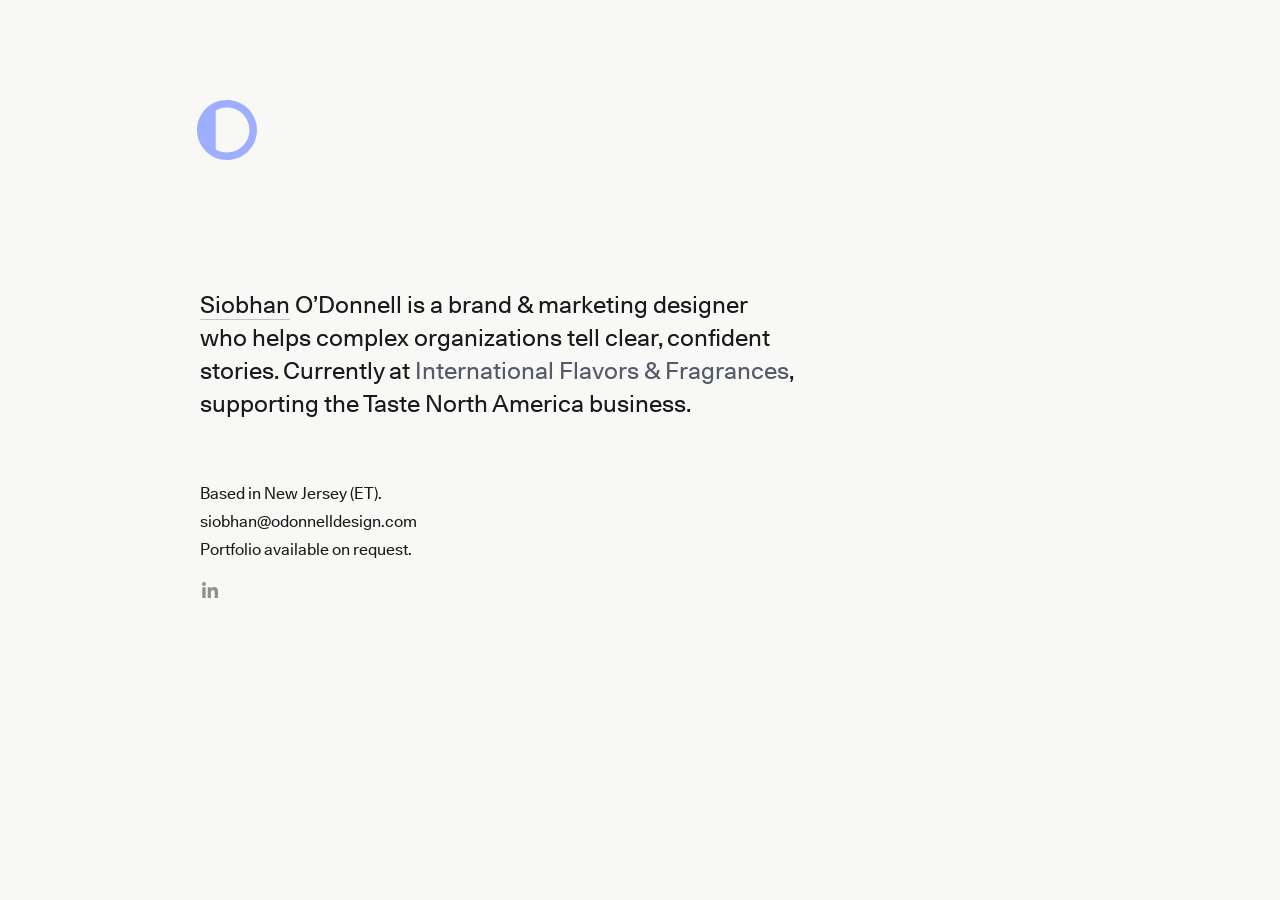
<file: index.html>
<!doctype html>
<html lang="en">
<head>
  <meta charset="utf-8">
  <meta name="viewport" content="width=device-width, initial-scale=1">

  <title>Siobhan O'Donnell | Brand &amp; Marketing Designer</title>
  <meta name="description" content="Siobhan O'Donnell is a brand and marketing designer who helps complex organizations tell clear, confident stories.">
  <meta name="theme-color" content="#f8f8f6">
  <meta name="color-scheme" content="light">

  <link rel="canonical" href="https://odonnelldesign.com/">

  <meta property="og:type" content="website">
  <meta property="og:title" content="Siobhan O'Donnell | Brand &amp; Marketing Designer">
  <meta property="og:description" content="Siobhan O'Donnell is a brand and marketing designer who helps complex organizations tell clear, confident stories.">
  <meta property="og:url" content="https://odonnelldesign.com/">
  <meta property="og:site_name" content="Siobhan O'Donnell">

  <meta name="twitter:card" content="summary">
  <meta name="twitter:title" content="Siobhan O'Donnell | Brand &amp; Marketing Designer">
  <meta name="twitter:description" content="Siobhan O'Donnell is a brand and marketing designer who helps complex organizations tell clear, confident stories.">

  <link rel="icon" href="assets/icons/logo.svg" type="image/svg+xml">
  <link rel="stylesheet" href="assets/css/styles.css">
  <script src="assets/js/site.js" defer></script>
</head>
<body>
  <main class="site-shell">
    <a class="identity-mark" href="/" aria-label="Homepage">
      <img class="identity-mark__fallback" src="assets/icons/logo.svg" alt="">
    </a>

    <section class="introduction" aria-label="Introduction">
      <p class="introduction__statement">
        <button class="pronunciation" type="button" aria-label="Siobhan, pronounced Shih-vahn" aria-describedby="pronunciation-tooltip">
          Siobhan
          <span class="pronunciation__tooltip" id="pronunciation-tooltip" role="tooltip">Shih-vahn</span>
        </button>
        O&rsquo;Donnell is a brand &amp; marketing designer who helps complex organizations tell clear, confident stories. Currently at
        <a class="link-iff" href="https://www.iff.com/" target="_blank" rel="noopener noreferrer">International Flavors &amp; Fragrances</a>, supporting the Taste North America business.
      </p>

      <div class="contact-block">
        <p>Based in New Jersey (ET).</p>
        <p><a class="link-email" href="mailto:siobhan@odonnelldesign.com">siobhan@odonnelldesign.com</a></p>
        <p>Portfolio available on request.</p>
      </div>

      <a class="linkedin-link" href="https://www.linkedin.com/in/odonnelldesign" target="_blank" rel="me noopener noreferrer" aria-label="Visit my LinkedIn profile">
        <img class="linkedin-link__icon" src="assets/icons/linkedin.svg" alt="">
      </a>
    </section>
  </main>
</body>
</html>
</file>
<file: assets/css/styles.css>
@font-face {
  font-family: "Unica 77 LL";
  src:
    url("../fonts/Unica77LLSub-Regular.woff2") format("woff2"),
    url("../fonts/Unica77LLSub-Regular.woff") format("woff");
  font-style: normal;
  font-weight: 400;
  font-display: swap;
}

@font-face {
  font-family: "Unica 77 LL";
  src:
    url("../fonts/Unica77LLSub-Medium.woff2") format("woff2"),
    url("../fonts/Unica77LLSub-Medium.woff") format("woff");
  font-style: normal;
  font-weight: 500;
  font-display: swap;
}

:root {
  --background: #f8f8f6;
  --text: #1a1a1a;
  --focus: #555552;
  --pronunciation-underline: rgba(26, 26, 26, 0.24);
  --pronunciation-underline-active: rgba(26, 26, 26, 0.42);
  --content-left: 200px;
  --content-top: 100px;
  --measure: 595px;
  --logo-to-intro: 128px;
  --intro-to-contact: 60px;
  --contact-to-social: 12px;
}

* {
  box-sizing: border-box;
}

html {
  min-width: 320px;
  background: var(--background);
  color: var(--text);
  -webkit-text-size-adjust: 100%;
}

body {
  margin: 0;
  min-height: 100svh;
  background: var(--background);
  color: var(--text);
  font-family: "Unica 77 LL", Arial, Helvetica, sans-serif;
  text-rendering: optimizeLegibility;
  -webkit-font-smoothing: antialiased;
  -moz-osx-font-smoothing: grayscale;
}

::selection {
  background: #e8eafd;
  color: var(--text);
}

.site-shell {
  width: 100%;
  min-height: 100svh;
  padding: var(--content-top) 48px 96px var(--content-left);
}

.identity-mark {
  display: block;
  width: 60px;
  height: 60px;
  margin-bottom: var(--logo-to-intro);
  margin-left: -3px;
  text-decoration: none;
}

.identity-mark__fallback {
  display: block;
  width: 100%;
  height: 100%;
}

.introduction {
  width: min(100%, var(--measure));
}

.introduction__statement {
  max-width: var(--measure);
  margin: 0 0 var(--intro-to-contact);
  font-size: 24px;
  font-weight: 400;
  line-height: 33px;
}

.contact-block {
  margin: 0 0 var(--contact-to-social);
  font-size: 16px;
  font-weight: 400;
  line-height: 28px;
}

.contact-block p {
  margin: 0;
}

a {
  color: inherit;
}

.link-iff,
.link-email {
  text-decoration: none;
}

.link-iff {
  color: #555a66;
  text-decoration: none;
  transition: color 200ms ease-out;
}

.link-iff:hover,
.link-iff:focus-visible {
  color: var(--text);
}

.link-email {
  color: inherit;
  text-decoration: none;
}

a:focus-visible,
.pronunciation:focus-visible {
  outline: 2px solid var(--focus);
  outline-offset: 4px;
  border-radius: 1px;
}

.pronunciation {
  position: relative;
  display: inline;
  margin: 0;
  padding: 0;
  border: 0;
  background: transparent;
  color: inherit;
  font: inherit;
  line-height: inherit;
  text-align: inherit;
  cursor: pointer;
  -webkit-appearance: none;
  appearance: none;
}

.pronunciation::after {
  position: absolute;
  right: 0;
  bottom: 1px;
  left: 0;
  height: 1px;
  content: "";
  background: var(--pronunciation-underline);
  transition: background-color 180ms ease-out;
}

.pronunciation:hover::after,
.pronunciation:focus-visible::after {
  background: var(--pronunciation-underline-active);
}

.pronunciation.is-click-active::after {
  background: var(--pronunciation-underline-active);
}

.pronunciation__tooltip {
  position: absolute;
  left: 1px;
  bottom: calc(100% + 16px);
  z-index: 2;
  width: max-content;
  padding: 0;
  border: 0;
  border-radius: 0;
  background: transparent;
  color: var(--text);
  font-family: "Unica 77 LL", Arial, Helvetica, sans-serif;
  font-size: 16px;
  font-weight: 400;
  line-height: 1;
  letter-spacing: 0.01em;
  opacity: 0;
  pointer-events: none;
  transform: translateY(4px);
  box-shadow: none;
  transition: opacity 200ms ease-out, transform 220ms cubic-bezier(0.22, 1, 0.36, 1);
}

.pronunciation:hover .pronunciation__tooltip,
.pronunciation:focus .pronunciation__tooltip {
  opacity: 1;
  transform: translateY(0);
}

.pronunciation.is-auto-hidden .pronunciation__tooltip {
  opacity: 0;
  transform: translateY(4px);
}

.pronunciation.is-auto-hidden::after {
  background: var(--pronunciation-underline);
}


.linkedin-link {
  display: grid;
  width: 28px;
  height: 28px;
  margin-left: -4px;
  text-decoration: none;
  opacity: 0.68;
  place-items: center;
  transition: opacity 180ms ease;
}

.linkedin-link__icon {
  display: block;
  width: 16px;
  height: 16px;
}

.linkedin-link:hover,
.linkedin-link:focus-visible {
  opacity: 1;
}


/*
  Responsive system
  -----------------
  Desktop remains unchanged above 860px.

  Breakpoint 1 (<=860px):
  Preserve the desktop typography and 595px measure while reducing the
  page margins and logo-to-introduction interval.

  Breakpoint 2 (<=680px):
  The 595px measure no longer fits comfortably with generous margins, so
  the composition shifts into its compact layout: narrower page margins,
  a slightly smaller mark, and a modest type reduction while preserving
  the same hierarchy and spacing logic.
*/
@media (max-width: 860px) {
  :root {
    --content-left: clamp(48px, 8vw, 64px);
    --content-top: 80px;
    --logo-to-intro: 112px;
  }

  .site-shell {
    padding-right: 40px;
    padding-bottom: 72px;
  }
}

@media (max-width: 680px) {
  :root {
    --content-left: 28px;
    --content-top: 56px;
    --logo-to-intro: 96px;
    --intro-to-contact: 48px;
  }

  .site-shell {
    padding-right: 28px;
    padding-bottom: 56px;
  }

  .identity-mark {
    width: 52px;
    height: 52px;
  }

  .introduction__statement {
    font-size: 22px;
    line-height: 30px;
  }
}


@media (max-width: 420px) {
  :root {
    --content-left: 24px;
    --content-top: 44px;
    --logo-to-intro: 88px;
    --intro-to-contact: 44px;
  }

  .site-shell {
    padding-right: 24px;
    padding-bottom: 48px;
  }

  .identity-mark {
    width: 48px;
    height: 48px;
  }

  .introduction__statement {
    font-size: 20px;
    line-height: 28px;
  }
}


@media (max-width: 359px) {
  .introduction__statement {
    font-size: 19px;
    line-height: 27px;
  }
}


@media (forced-colors: active) {
  .pronunciation::after {
    background: CanvasText;
  }

  .link-iff {
    color: LinkText;
  }
}

@media (prefers-reduced-motion: reduce) {
  *,
  *::before,
  *::after {
    scroll-behavior: auto !important;
    transition-duration: 0.01ms !important;
    animation-duration: 0.01ms !important;
    animation-iteration-count: 1 !important;
  }

  .pronunciation__tooltip {
    transform: none;
  }
}
</file>
